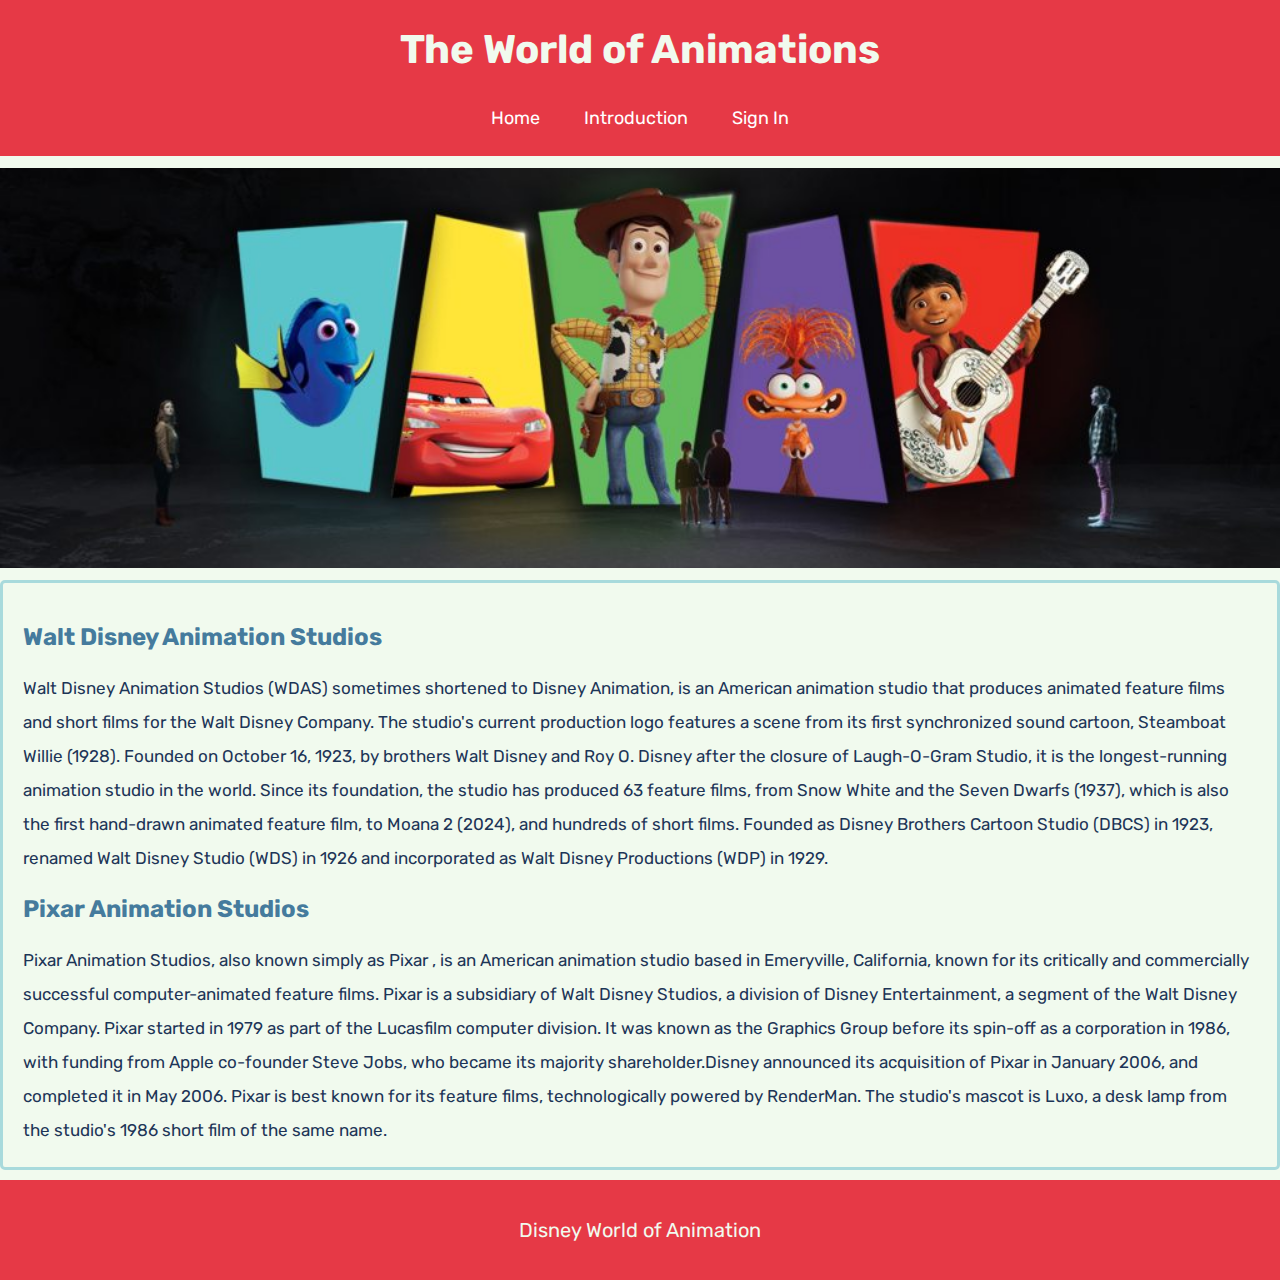
<file: index.html>
<!DOCTYPE html>
<html lang="en">
  <head>
    <meta charset="UTF-8" />
    <meta name="viewport" content="width=device-width, initial-scale=1.0" />
    <title>Home Page</title>
    <link rel="stylesheet" href="./index.css" />
  </head>
  <body>
    <header>
      <div class="container">
        <h1>The World of Animations</h1>
        <nav>
          <ul>
            <li><a href="./index.html">Home</a></li>
            <li><a href="./Introduction.html">Introduction</a></li>
            <li><a href="./Sign in.html">Sign In</a></li>
          </ul>
        </nav>
      </div>
    </header>
    <main>
      <article>
        <div class="container"></div>
      </article>
      <section>
        <div>
          <h3>Walt Disney Animation Studios</h3>
          <p>
            Walt Disney Animation Studios (WDAS) sometimes shortened to Disney
            Animation, is an American animation studio that produces animated
            feature films and short films for the Walt Disney Company. The
            studio's current production logo features a scene from its first
            synchronized sound cartoon, Steamboat Willie (1928). Founded on
            October 16, 1923, by brothers Walt Disney and Roy O. Disney after
            the closure of Laugh-O-Gram Studio, it is the longest-running
            animation studio in the world. Since its foundation, the studio has
            produced 63 feature films, from Snow White and the Seven Dwarfs
            (1937), which is also the first hand-drawn animated feature film, to
            Moana 2 (2024), and hundreds of short films. Founded as Disney
            Brothers Cartoon Studio (DBCS) in 1923, renamed Walt Disney Studio
            (WDS) in 1926 and incorporated as Walt Disney Productions (WDP) in
            1929.
          </p>
        </div>
        <div>
          <h3>Pixar Animation Studios</h3>
          <p>
            Pixar Animation Studios, also known simply as Pixar , is an American
            animation studio based in Emeryville, California, known for its
            critically and commercially successful computer-animated feature
            films. Pixar is a subsidiary of Walt Disney Studios, a division of
            Disney Entertainment, a segment of the Walt Disney Company. Pixar
            started in 1979 as part of the Lucasfilm computer division. It was
            known as the Graphics Group before its spin-off as a corporation in
            1986, with funding from Apple co-founder Steve Jobs, who became its
            majority shareholder.Disney announced its acquisition of Pixar in
            January 2006, and completed it in May 2006. Pixar is best known for
            its feature films, technologically powered by RenderMan. The
            studio's mascot is Luxo, a desk lamp from the studio's 1986 short
            film of the same name.
          </p>
        </div>
      </section>
    </main>
    <footer>
      <div class="container">
        <p>Disney World of Animation</p>
      </div>
    </footer>
  </body>
</html>
</file>
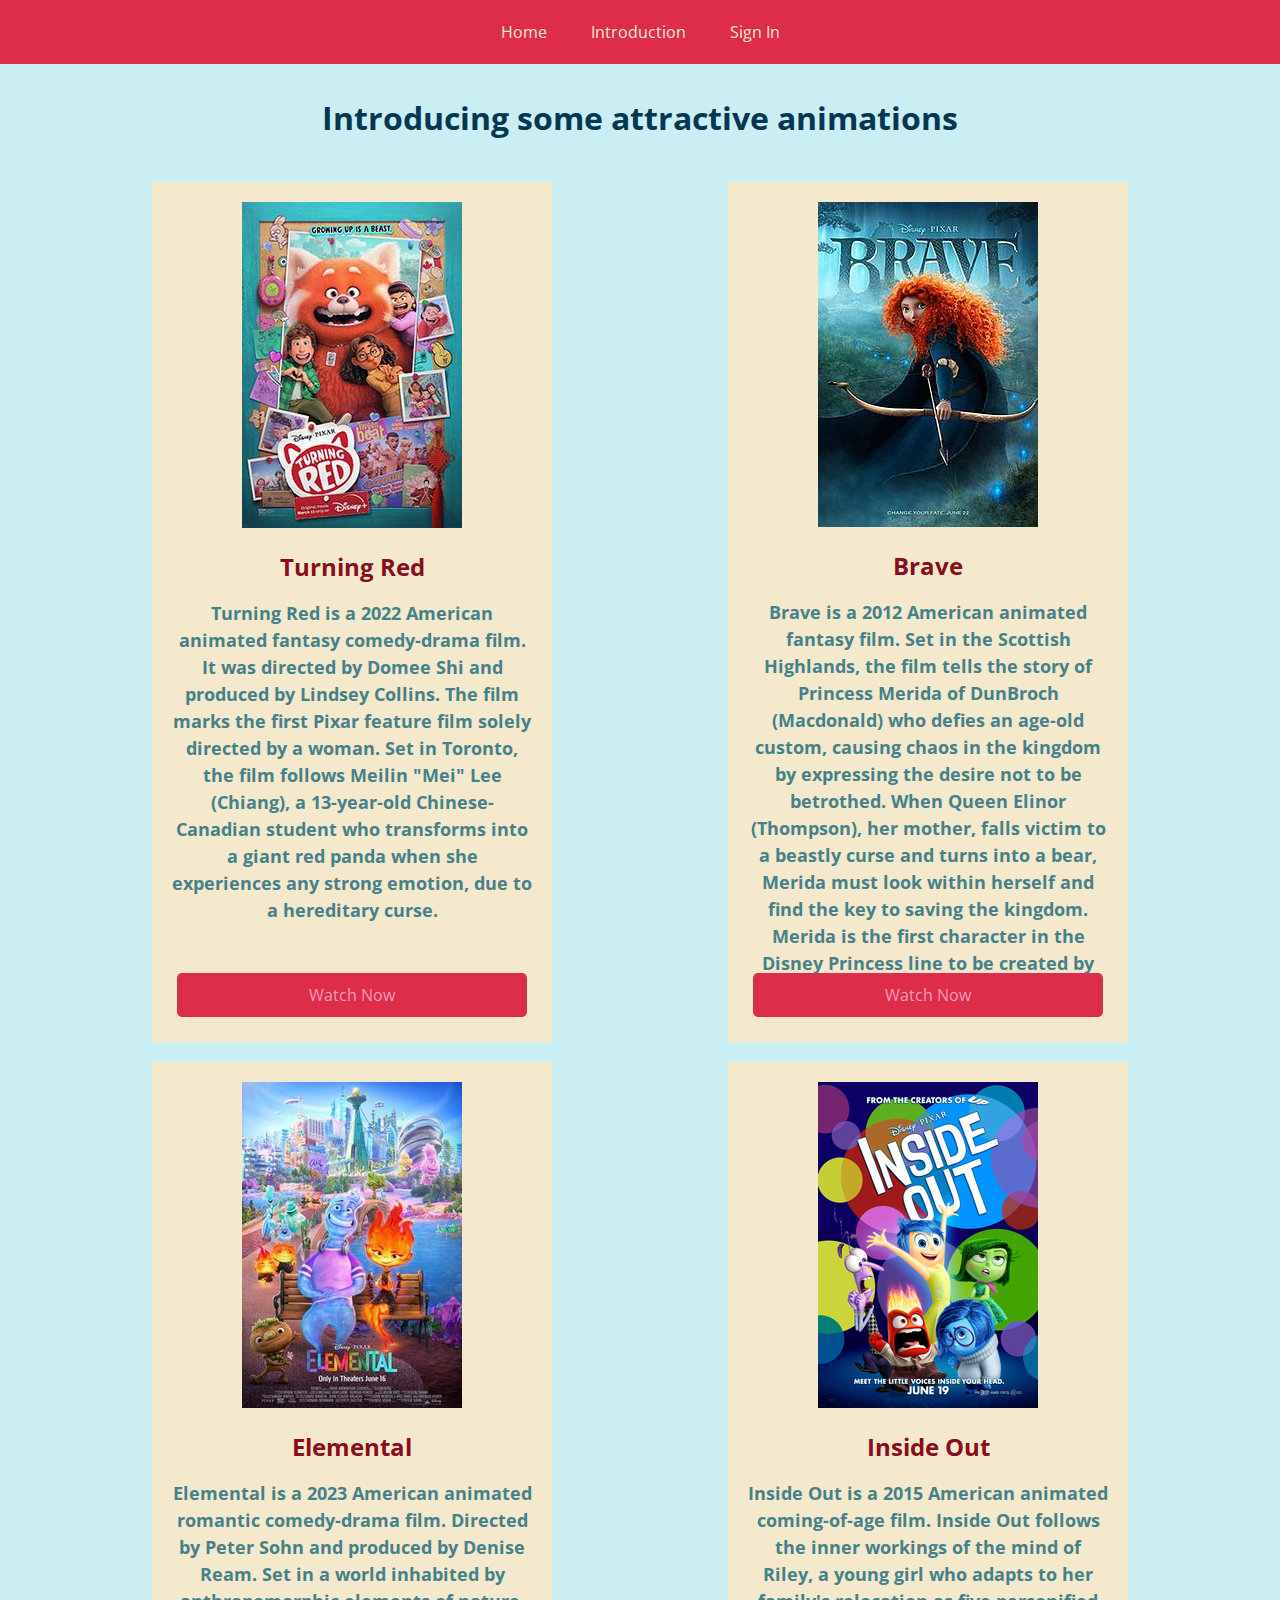
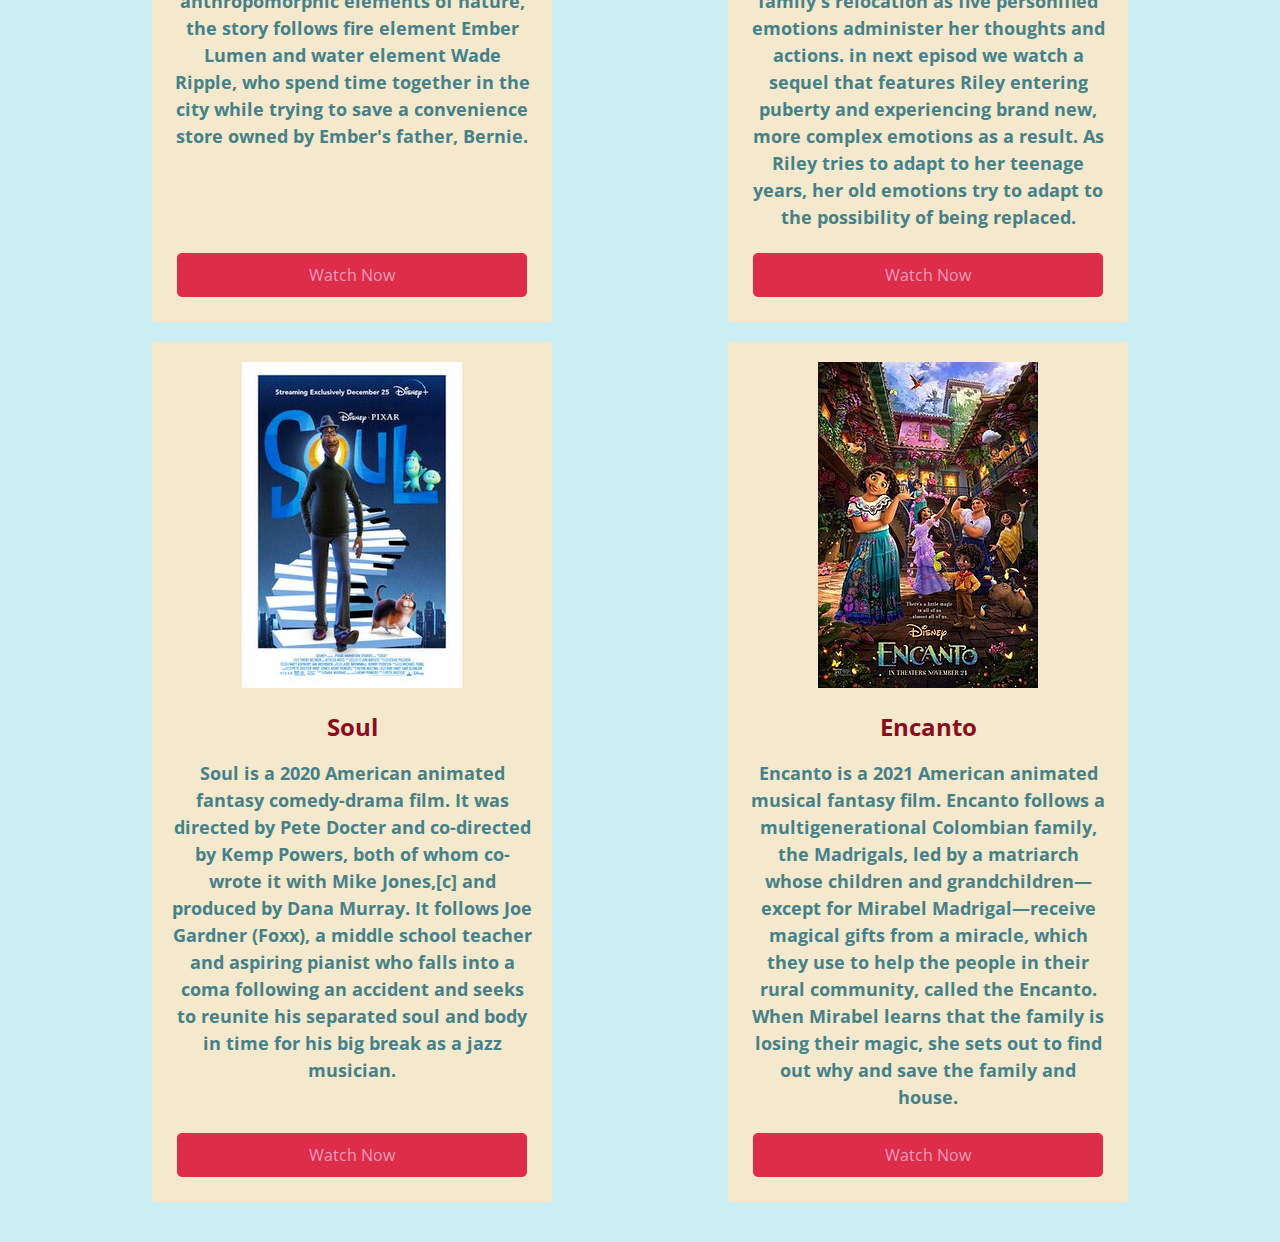
<file: Introduction.html>
<!DOCTYPE html>
<html lang="en">
  <head>
    <meta charset="UTF-8" />
    <meta name="viewport" content="width=device-width, initial-scale=1.0" />
    <title>Introduction</title>
    <link rel="stylesheet" href="./Introduction.css" />
  </head>
  <body>
    <header>
      <div class="container">
        <nav>
          <ul>
            <li><a href="./index.html">Home</a></li>
            <li><a href="./Introduction.html">Introduction</a></li>
            <li><a href="./Sign in.html">Sign In</a></li>
          </ul>
        </nav>
      </div>
    </header>
    <main>
      <h2>Introducing some attractive animations</h2>
      <section class="animations">
        <div class="container">
          <div class="list">
            <div class="animation-item">
              <img src="./image/Turning_Red_poster.jpg" alt="Turning Red" />
              <h3>Turning Red</h3>
              <p>
                Turning Red is a 2022 American animated fantasy comedy-drama
                film. It was directed by Domee Shi and produced by Lindsey
                Collins. The film marks the first Pixar feature film solely
                directed by a woman. Set in Toronto, the film follows Meilin
                "Mei" Lee (Chiang), a 13-year-old Chinese-Canadian student who
                transforms into a giant red panda when she experiences any
                strong emotion, due to a hereditary curse.
              </p>
              <a href="#" class="btn">Watch Now</a>
            </div>
            <div class="animation-item">
              <img src="./image/Brave_Poster.jpg" alt="Brave" />
              <h3>Brave</h3>
              <p>
                Brave is a 2012 American animated fantasy film. Set in the
                Scottish Highlands, the film tells the story of Princess Merida
                of DunBroch (Macdonald) who defies an age-old custom, causing
                chaos in the kingdom by expressing the desire not to be
                betrothed. When Queen Elinor (Thompson), her mother, falls
                victim to a beastly curse and turns into a bear, Merida must
                look within herself and find the key to saving the kingdom.
                Merida is the first character in the Disney Princess line to be
                created by Pixar.
              </p>
              <a href="#" class="btn">Watch Now</a>
            </div>
            <div class="animation-item">
              <img src="./image/Elemental_final_poster.jpg" alt="Elemental" />
              <h3>Elemental</h3>
              <p>
                Elemental is a 2023 American animated romantic comedy-drama
                film. Directed by Peter Sohn and produced by Denise Ream. Set in
                a world inhabited by anthropomorphic elements of nature, the
                story follows fire element Ember Lumen and water element Wade
                Ripple, who spend time together in the city while trying to save
                a convenience store owned by Ember's father, Bernie.
              </p>
              <a href="#" class="btn">Watch Now</a>
            </div>
            <div class="animation-item">
              <img
                src="./image/Inside_Out_(2015_film)_poster.jpg"
                alt="Inside Out"
              />
              <h3>Inside Out</h3>
              <p>
                Inside Out is a 2015 American animated coming-of-age film.
                Inside Out follows the inner workings of the mind of Riley, a
                young girl who adapts to her family's relocation as five
                personified emotions administer her thoughts and actions. in
                next episod we watch a sequel that features Riley entering
                puberty and experiencing brand new, more complex emotions as a
                result. As Riley tries to adapt to her teenage years, her old
                emotions try to adapt to the possibility of being replaced.
              </p>
              <a href="#" class="btn">Watch Now</a>
            </div>
            <div class="animation-item">
              <img src="./image/Soul_(2020_film)_poster.jpg" alt="Soul" />
              <h3>Soul</h3>
              <p>
                Soul is a 2020 American animated fantasy comedy-drama film. It
                was directed by Pete Docter and co-directed by Kemp Powers, both
                of whom co-wrote it with Mike Jones,[c] and produced by Dana
                Murray. It follows Joe Gardner (Foxx), a middle school teacher
                and aspiring pianist who falls into a coma following an accident
                and seeks to reunite his separated soul and body in time for his
                big break as a jazz musician.
              </p>
              <a href="#" class="btn">Watch Now</a>
            </div>
            <div class="animation-item">
              <img src="./image/Encanto_poster.jpg" alt="Encanto" />
              <h3>Encanto</h3>
              <p>
                Encanto is a 2021 American animated musical fantasy film.
                Encanto follows a multigenerational Colombian family, the
                Madrigals, led by a matriarch whose children and
                grandchildren—except for Mirabel Madrigal—receive magical gifts
                from a miracle, which they use to help the people in their rural
                community, called the Encanto. When Mirabel learns that the
                family is losing their magic, she sets out to find out why and
                save the family and house.
              </p>
              <a href="#" class="btn">Watch Now</a>
            </div>
          </div>
        </div>
      </section>
    </main>
  </body>
</html>
</file>
<file: index.css>
@import url("https://fonts.googleapis.com/css2?family=Open+Sans:ital,wght@0,300..800;1,300..800&family=Rubik:ital,wght@0,300..900;1,300..900&family=Work+Sans:ital,wght@0,100..900;1,100..900&display=swap");
* {
  margin: 0;
  padding: 0;
  box-sizing: border-box;
}
body {
  font-family: "Rubik", serif;
  line-height: 2;
  max-width: 100vw;
  background-color: #f1faee;
}
header {
  background: #e63946;
  color: #f1faee;
  padding: 10px 0;
  position: sticky;
  top: 0;
  right: 0;
  left: 0;
}
header h1 {
  text-align: center;
  font-size: 2.5rem;
}
nav {
  display: flex;
  justify-content: center;
  text-align: center;
  padding: 10px;
}
nav ul li {
  display: inline;
  margin: 0 20px;
}
nav ul li a {
  color: #fff;
  text-decoration: none;
  font-size: 18px;
}
nav a:hover {
  background: rgba(255, 255, 255, 0.2);
}
article {
  background: url("./image/Disney.jpg") center/cover;
  height: 400px;
  padding: 10px 0;
  margin: 12px 0;
}
section {
  padding: 20px;
  margin: 10px 0;
  border: 3px solid #a8dadc;
  border-radius: 5px;
  background-color: #f1faee;
}
section h3 {
  font-size: 1.5rem;
  color: #457b9d;
  margin: 10px auto;
}
section p {
  font-size: 17px;
  color: #1d3557;
}
footer {
  background: #e63946;
  color: #f1faee;
  text-align: center;
  padding: 30px 0;
  font-size: 20px;
}
@media (max-width: 768px) {
  nav {
    flex-direction: column;
    text-align: center;
  }
  nav a {
    display: block;
    padding: 10px;
  }
  section {
    width: 95%;
    padding: 15px;
  }
}
</file>
<file: Introduction.css>
@import url("https://fonts.googleapis.com/css2?family=Open+Sans:ital,wght@0,300..800;1,300..800&family=Rubik:ital,wght@0,300..900;1,300..900&family=Work+Sans:ital,wght@0,100..900;1,100..900&display=swap");
* {
  margin: 0;
  padding: 0;
  box-sizing: border-box;
}
body {
  font-family: "Open Sans", serif;
  line-height: 1.5;
  background-color: #cbeef3;
}
.container {
  width: 90%;
  max-width: 1500px;
  margin: 0 auto;
}
header {
  background: #dd2d4a;
  padding: 20px 0;
  position: sticky;
  top: 0;
  right: 0;
  left: 0;
}
nav ul {
  text-align: center;
  padding: 0;
}
nav ul li {
  display: inline;
  margin: 0 20px;
}
nav ul li a {
  color: #f4e9cd;
  text-decoration: none;
}
nav a:hover {
  background: rgba(255, 255, 255, 0.2);
}
main h2 {
  padding-top: 30px;
  text-align: center;
  font-size: 2rem;
  font-weight: bold;
  color: #053753;
}
.animations {
  padding: 30px 0;
}
.list {
  display: flex;
  flex-wrap: wrap;
  justify-content: space-around;
}
.animation-item {
  background: #f4e9cd;
  margin: 10px;
  padding: 20px;
  width: 400px;
  height: 860px;
  text-align: center;
  position: relative;
  z-index: -1;
}
.animation-item img {
  max-width: 100%;
  height: auto;
}
.animation-item h3 {
  margin: 15px 0;
  color: #880d1e;
  font-size: 1.5rem;
}
.animation-item p {
  color: #468189;
  font-size: 18px;
  font-weight: bold;
}
.btn {
  display: inline-block;
  margin: 10px 5px;
  padding: 10px 20px;
  background: #dd2d4a;
  color: #f49cbb;
  text-decoration: none;
  border-radius: 5px;
  position: absolute;
  left: 20px;
  right: 20px;
  bottom: 15px;
}
@media (max-width: 768px) {
  nav {
    flex-direction: column;
    text-align: center;
  }
  nav a {
    display: block;
    padding: 10px;
  }
  .animation-item {
    width: calc(50% - 40px);
  }
  .animation-item {
    width: 100%;
  }
}
</file>
